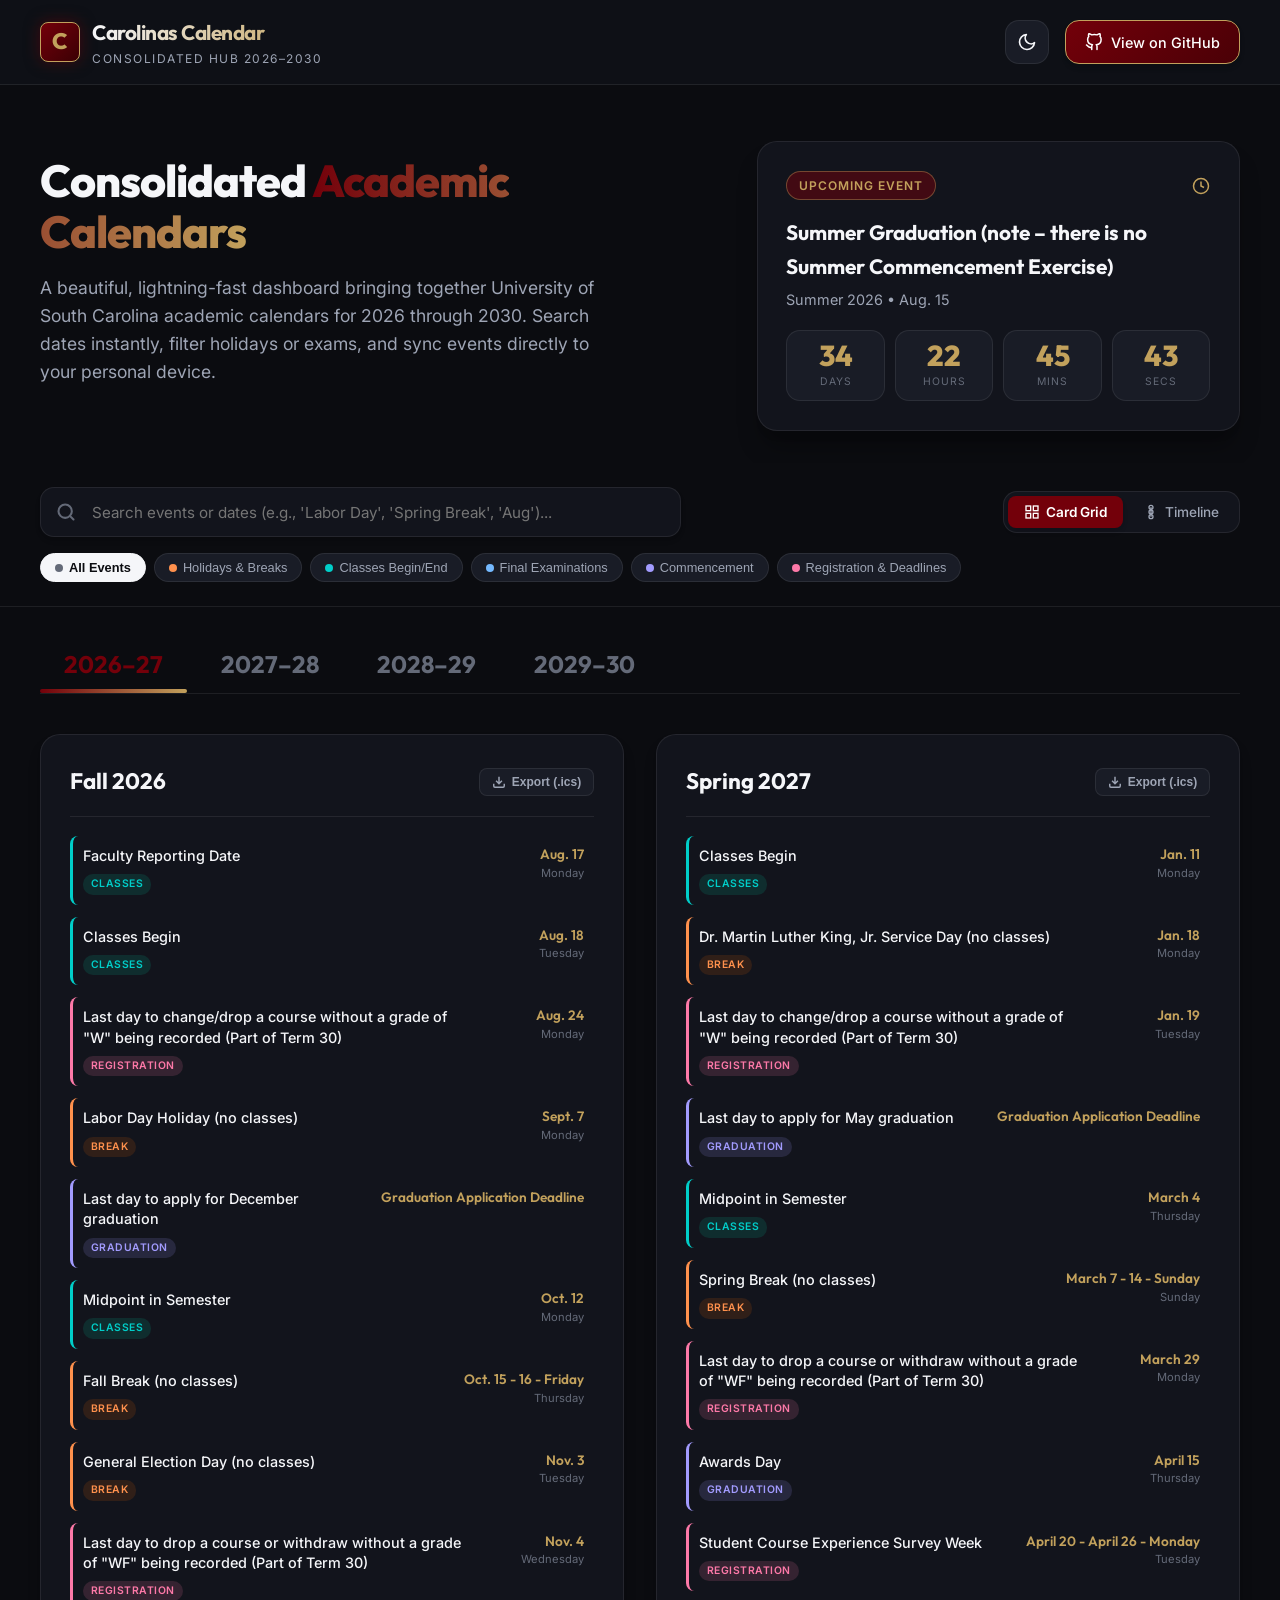
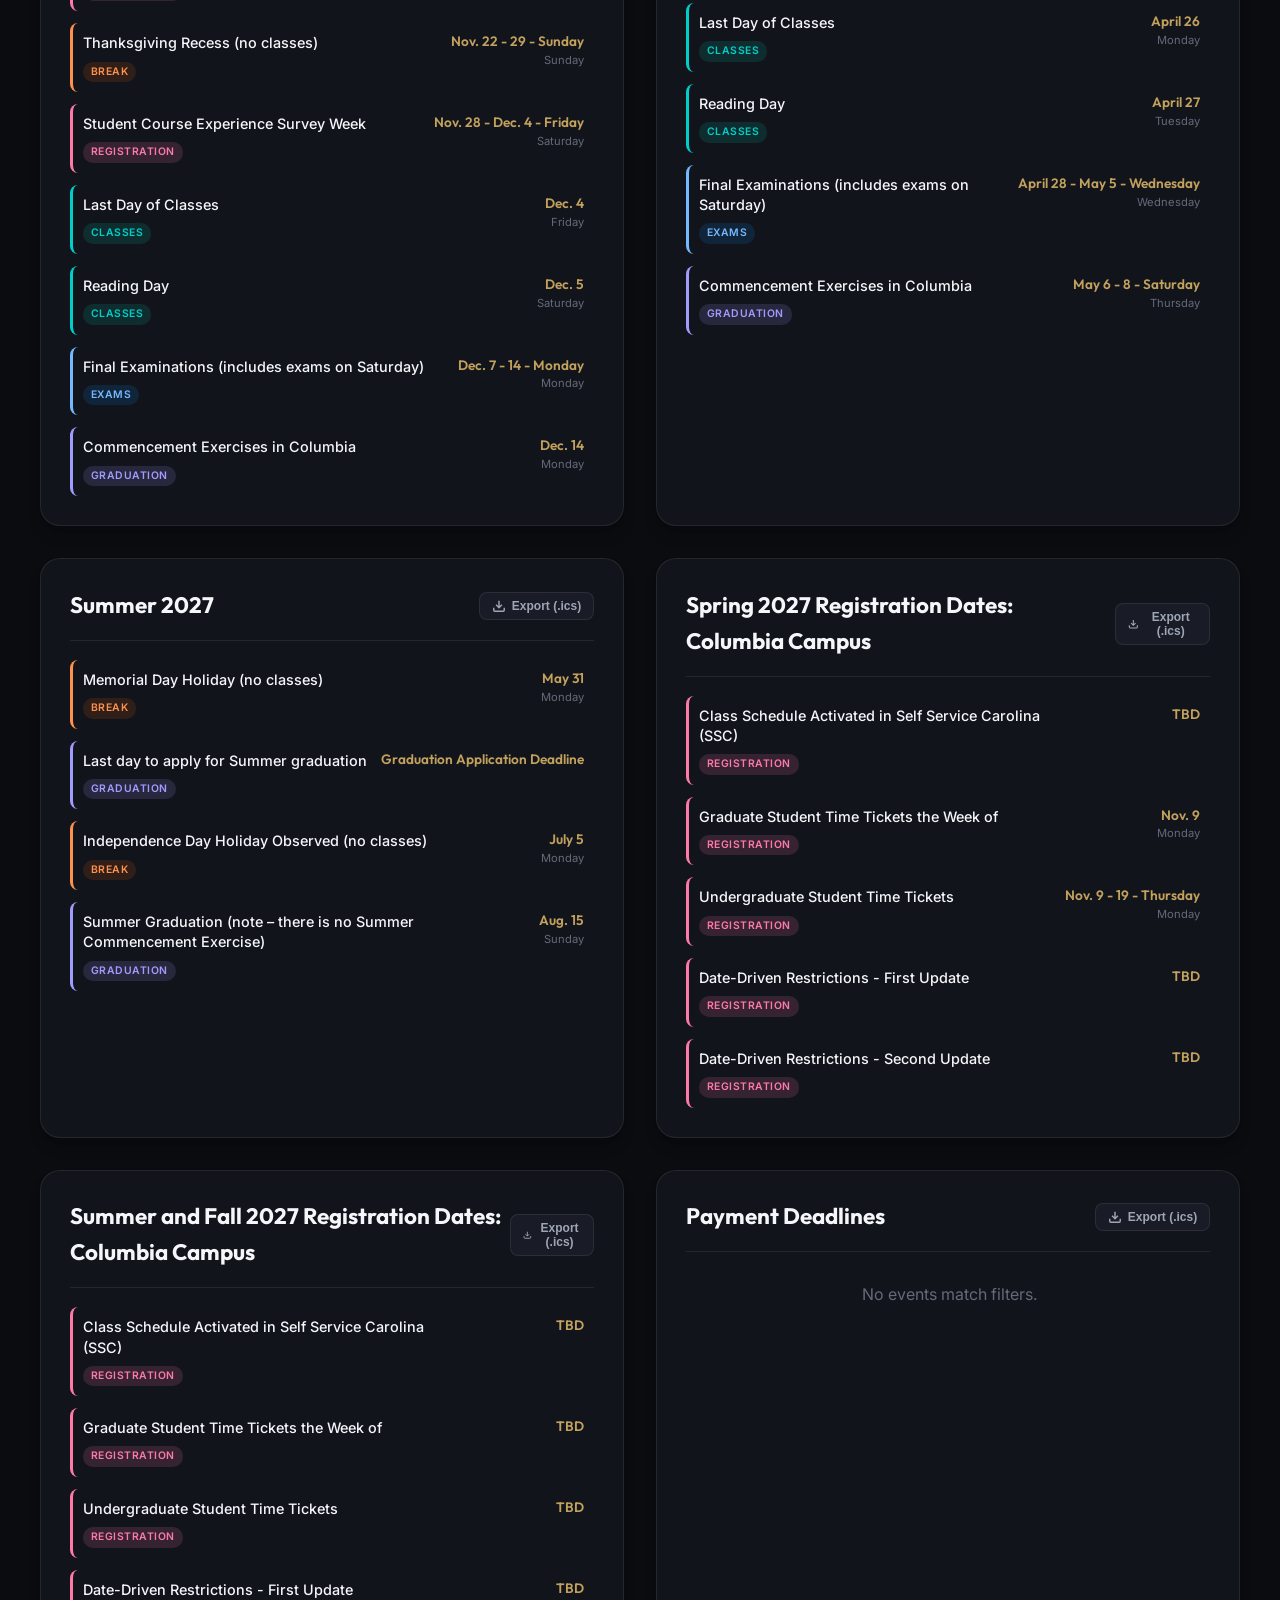
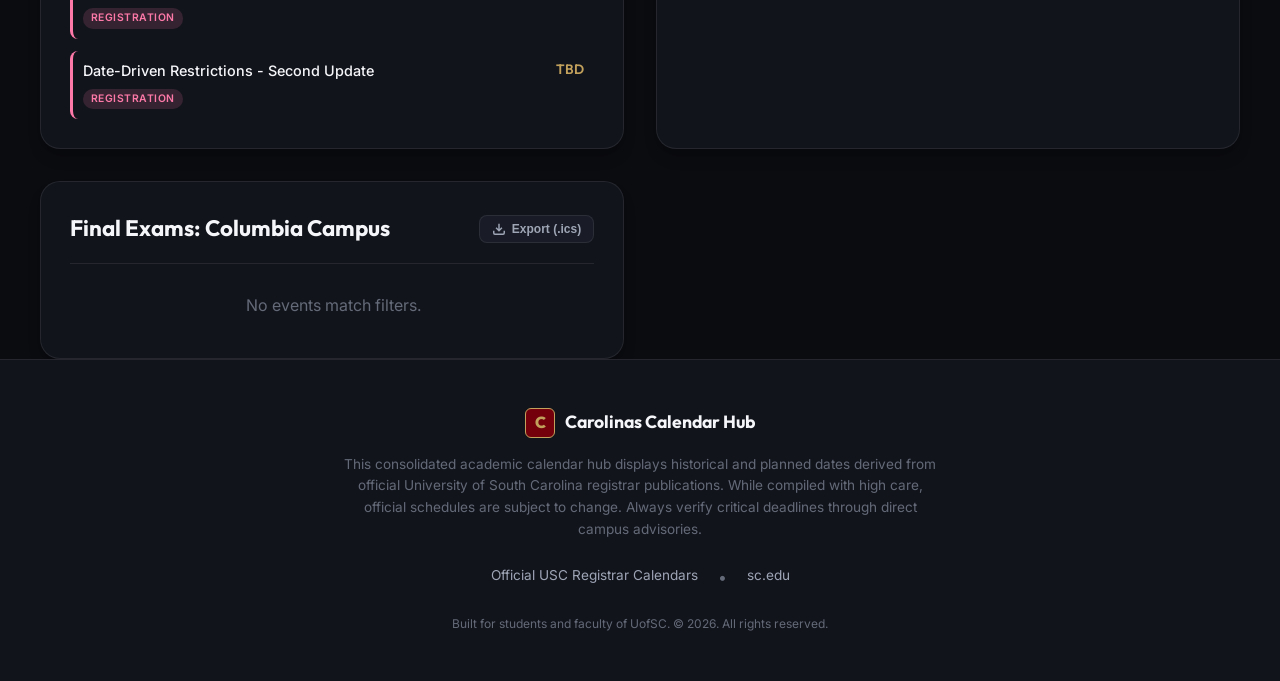
<file: index.html>
<!DOCTYPE html>
<html lang="en">
<head>
  <meta charset="UTF-8">
  <meta http-equiv="X-UA-Compatible" content="IE=edge">
  <meta name="viewport" content="width=device-width, initial-scale=1.0">
  
  <!-- SEO Meta Tags -->
  <title>USC Consolidated Academic Calendar Hub (2026-2030) | University of South Carolina</title>
  <meta name="description" content="Access the consolidated, official academic calendars of the University of South Carolina (UofSC) from 2026 to 2030. Search events, filter breaks, exams, registration dates, and export semesters directly to Google or Apple Calendar (iCal).">
  <meta name="keywords" content="University of South Carolina, USC, UofSC, Academic Calendar, 2026, 2027, 2028, 2029, 2030, Registrar, Fall, Spring, Summer, Holidays, Exams, Commencement">
  <meta name="author" content="Antigravity Developer Pair">
  
  <!-- Open Graph / Social Media -->
  <meta property="og:type" content="website">
  <meta property="og:title" content="Consolidated UofSC Academic Calendar (2026–2030)">
  <meta property="og:description" content="Consolidated, searchable, and exportable academic calendars for the University of South Carolina from 2026 to 2030. Single-page view with live countdowns.">
  <meta property="og:image" content="https://sc.edu/_global_resources/images/usc-shield.jpg">
  
  <!-- Favicon -->
  <link rel="icon" type="image/png" href="https://sc.edu/favicon.ico">

  <!-- Style Sheets -->
  <link rel="stylesheet" href="site.css">
</head>
<body>

  <!-- Header -->
  <header>
    <div class="container header-inner">
      <div class="logo-group">
        <div class="logo-symbol">C</div>
        <div class="logo-text">
          <h1>Carolinas Calendar</h1>
          <span>Consolidated Hub 2026–2030</span>
        </div>
      </div>
      
      <div class="header-controls">
        <!-- Theme Toggle Button -->
        <button id="themeToggle" class="theme-btn" title="Toggle Theme" aria-label="Toggle Theme">
          <!-- Moon Icon (Dark Mode) -->
          <svg class="moon-icon" viewBox="0 0 24 24" fill="none" stroke="currentColor" stroke-width="2" stroke-linecap="round" stroke-linejoin="round">
            <path d="M21 12.79A9 9 0 1 1 11.21 3 7 7 0 0 0 21 12.79z"></path>
          </svg>
          <!-- Sun Icon (Light Mode) -->
          <svg class="sun-icon" viewBox="0 0 24 24" fill="none" stroke="currentColor" stroke-width="2" stroke-linecap="round" stroke-linejoin="round">
            <circle cx="12" cy="12" r="5"></circle>
            <line x1="12" y1="1" x2="12" y2="3"></line>
            <line x1="12" y1="21" x2="12" y2="23"></line>
            <line x1="4.22" y1="4.22" x2="5.64" y2="5.64"></line>
            <line x1="18.36" y1="18.36" x2="19.78" y2="19.78"></line>
            <line x1="1" y1="12" x2="3" y2="12"></line>
            <line x1="21" y1="12" x2="23" y2="12"></line>
            <line x1="4.22" y1="19.78" x2="5.64" y2="18.36"></line>
            <line x1="18.36" y1="5.64" x2="19.78" y2="4.22"></line>
          </svg>
        </button>

        <!-- GitHub Repository Button -->
        <a id="githubBtn" href="#" target="_blank" class="github-link" rel="noopener noreferrer">
          <svg viewBox="0 0 24 24" width="18" height="18" stroke="currentColor" stroke-width="2" fill="none" stroke-linecap="round" stroke-linejoin="round">
            <path d="M9 19c-5 1.5-5-2.5-7-3m14 6v-3.87a3.37 3.37 0 0 0-.94-2.61c3.14-.35 6.44-1.54 6.44-7A5.44 5.44 0 0 0 20 4.77 5.07 5.07 0 0 0 19.91 1S18.73.65 16 2.48a13.38 13.38 0 0 0-7 0C6.27.65 5.09 1 5.09 1A5.07 5.07 0 0 0 5 4.77a5.44 5.44 0 0 0-1.5 3.78c0 5.42 3.3 6.61 6.44 7A3.37 3.37 0 0 0 9 18.13V22"></path>
          </svg>
          <span>View on GitHub</span>
        </a>
      </div>
    </div>
  </header>

  <!-- Hero & Countdown Card -->
  <section class="hero-section">
    <div class="container hero-grid">
      <div class="hero-content">
        <h2>Consolidated <span>Academic Calendars</span></h2>
        <p>A beautiful, lightning-fast dashboard bringing together University of South Carolina academic calendars for 2026 through 2030. Search dates instantly, filter holidays or exams, and sync events directly to your personal device.</p>
      </div>
      
      <!-- Countdown Panel -->
      <div class="countdown-card">
        <div class="countdown-card-inner">
          <div class="countdown-header">
            <span class="countdown-badge">Upcoming Event</span>
            <svg viewBox="0 0 24 24" width="18" height="18" stroke="var(--brand-gold)" stroke-width="2" fill="none"><circle cx="12" cy="12" r="10"/><polyline points="12 6 12 12 16 14"/></svg>
          </div>
          <h3 id="countdownTarget" class="countdown-target">Loading upcoming event...</h3>
          <div id="countdownDate" class="countdown-date">---</div>
          
          <!-- Timer Ticker -->
          <div class="countdown-timer">
            <div class="timer-box">
              <div id="timerDays" class="timer-num">00</div>
              <div class="timer-label">Days</div>
            </div>
            <div class="timer-box">
              <div id="timerHours" class="timer-num">00</div>
              <div class="timer-label">Hours</div>
            </div>
            <div class="timer-box">
              <div id="timerMinutes" class="timer-num">00</div>
              <div class="timer-label">Mins</div>
            </div>
            <div class="timer-box">
              <div id="timerSeconds" class="timer-num">00</div>
              <div class="timer-label">Secs</div>
            </div>
          </div>
        </div>
      </div>
    </div>
  </section>

  <!-- Interactive Sticky Toolbar (Search, Filter, View Toggles) -->
  <section class="toolbar-section">
    <div class="container">
      <div class="toolbar-grid">
        <!-- Search -->
        <div class="search-box">
          <input type="text" id="searchInput" class="search-input" placeholder="Search events or dates (e.g., 'Labor Day', 'Spring Break', 'Aug')...">
          <svg viewBox="0 0 24 24" fill="none" stroke="currentColor" stroke-width="2.5" stroke-linecap="round" stroke-linejoin="round">
            <circle cx="11" cy="11" r="8"></circle>
            <line x1="21" y1="21" x2="16.65" y2="16.65"></line>
          </svg>
        </div>
        
        <!-- View and Layout Mode -->
        <div class="view-controls">
          <div class="pill-group">
            <button class="pill-btn active" data-view="grid" title="Card Layout">
              <svg viewBox="0 0 24 24" fill="none" stroke="currentColor" stroke-width="2"><rect x="3" y="3" width="7" height="7"/><rect x="14" y="3" width="7" height="7"/><rect x="14" y="14" width="7" height="7"/><rect x="3" y="14" width="7" height="7"/></svg>
              Card Grid
            </button>
            <button class="pill-btn" data-view="timeline" title="Chronological Timeline">
              <svg viewBox="0 0 24 24" fill="none" stroke="currentColor" stroke-width="2"><line x1="12" y1="5" x2="12" y2="19"/><circle cx="12" cy="5" r="3"/><circle cx="12" cy="12" r="3"/><circle cx="12" cy="19" r="3"/></svg>
              Timeline
            </button>
          </div>
        </div>
      </div>
      
      <!-- Category Chips -->
      <div class="filter-tags">
        <button class="tag-btn active" data-category="all">All Events</button>
        <button class="tag-btn" data-category="break" data-category-color="var(--badge-break-text)">Holidays & Breaks</button>
        <button class="tag-btn" data-category="classes">Classes Begin/End</button>
        <button class="tag-btn" data-category="exams">Final Examinations</button>
        <button class="tag-btn" data-category="graduation">Commencement</button>
        <button class="tag-btn" data-category="registration">Registration & Deadlines</button>
      </div>
    </div>
  </section>

  <!-- Large Year Selector & Calendar Panels -->
  <main class="container">
    <div class="tabs-section">
      <div id="yearTabs" class="year-tabs">
        <!-- Rendered dynamically by app.js -->
      </div>
    </div>

    <!-- Active Calendar Grid/List Panel -->
    <div id="calendarContainer" class="calendar-view-panel active">
      <!-- Rendered dynamically by app.js -->
    </div>
  </main>

  <!-- Footer -->
  <footer>
    <div class="container">
      <div class="footer-logo">
        <div class="footer-logo-symbol">C</div>
        <h3>Carolinas Calendar Hub</h3>
      </div>
      <p class="footer-text">
        This consolidated academic calendar hub displays historical and planned dates derived from official University of South Carolina registrar publications. While compiled with high care, official schedules are subject to change. Always verify critical deadlines through direct campus advisories.
      </p>
      <div class="footer-links">
        <a href="https://sc.edu/about/offices_and_divisions/registrar/academic_calendars/index.php" target="_blank" class="footer-link" rel="noopener noreferrer">Official USC Registrar Calendars</a>
        <span style="color:var(--text-muted)">•</span>
        <a href="https://sc.edu" target="_blank" class="footer-link" rel="noopener noreferrer">sc.edu</a>
      </div>
      <p style="color:var(--text-muted); font-size:0.75rem;">
        Built for students and faculty of UofSC. © 2026. All rights reserved.
      </p>
    </div>
  </footer>

  <!-- Notification Alerts (Toasts) -->
  <div id="toastContainer" class="toast-container"></div>

  <!-- Scripts -->
  <script src="data.js"></script>
  <script src="app.js"></script>
</body>
</html>
</file>
<file: site.css>
/* -------------------------------------------------------------
   Carolinas Calendar Hub - Premium Academic Calendar Stylesheet
   University of South Carolina Consolidated Calendars (2025-2030)
   ------------------------------------------------------------- */

@import url('https://fonts.googleapis.com/css2?family=Inter:wght@300;400;500;600;700&family=Outfit:wght@400;500;600;700;800&display=swap');

:root {
  /* Colors - Sleek Dark Mode (Default) */
  --bg-primary: #0b0c10;
  --bg-secondary: #12141c;
  --bg-tertiary: #191c26;
  --bg-card: rgba(18, 20, 28, 0.7);
  --border-color: rgba(255, 255, 255, 0.08);
  --border-focus: rgba(115, 0, 10, 0.4);
  
  --text-primary: #f5f6f9;
  --text-secondary: #9ea5b5;
  --text-muted: #646a78;
  
  /* Brand Colors - UofSC Signature Garnet & Collegiate Gold */
  --brand-garnet: #73000a;
  --brand-garnet-hover: #8c000f;
  --brand-garnet-glow: rgba(115, 0, 10, 0.5);
  --brand-gold: #c2a15c;
  --brand-gold-hover: #d6ad60;
  --brand-gold-glow: rgba(194, 161, 92, 0.3);
  
  /* Category Badge Colors (Dark) */
  --badge-break-bg: rgba(220, 95, 0, 0.15);
  --badge-break-text: #ff914d;
  --badge-class-bg: rgba(0, 184, 148, 0.15);
  --badge-class-text: #00cec9;
  --badge-exam-bg: rgba(9, 132, 227, 0.15);
  --badge-exam-text: #74b9ff;
  --badge-grad-bg: rgba(162, 155, 254, 0.15);
  --badge-grad-text: #a29bfe;
  --badge-reg-bg: rgba(253, 121, 168, 0.15);
  --badge-reg-text: #fd79a8;
  
  /* Utilities */
  --font-title: 'Outfit', -apple-system, BlinkMacSystemFont, "Segoe UI", Roboto, sans-serif;
  --font-body: 'Inter', -apple-system, BlinkMacSystemFont, "Segoe UI", Roboto, sans-serif;
  --radius-sm: 8px;
  --radius-md: 14px;
  --radius-lg: 20px;
  --shadow-sm: 0 4px 6px -1px rgba(0, 0, 0, 0.1), 0 2px 4px -1px rgba(0, 0, 0, 0.06);
  --shadow-md: 0 10px 15px -3px rgba(0, 0, 0, 0.2), 0 4px 6px -2px rgba(0, 0, 0, 0.05);
  --shadow-lg: 0 20px 25px -5px rgba(0, 0, 0, 0.3), 0 10px 10px -5px rgba(0, 0, 0, 0.04);
  --transition: all 0.3s cubic-bezier(0.4, 0, 0.2, 1);
  --transition-fast: all 0.15s ease;
  --glass-bg: rgba(18, 20, 28, 0.6);
  --glass-blur: blur(16px);
}

/* Light Mode Variables Override */
body.light-mode {
  --bg-primary: #faf9f6;
  --bg-secondary: #ffffff;
  --bg-tertiary: #f0ede6;
  --bg-card: rgba(255, 255, 255, 0.8);
  --border-color: rgba(0, 0, 0, 0.08);
  --border-focus: rgba(115, 0, 10, 0.2);
  
  --text-primary: #17181c;
  --text-secondary: #4e525a;
  --text-muted: #828793;
  
  --brand-garnet: #73000a;
  --brand-garnet-hover: #500006;
  --brand-garnet-glow: rgba(115, 0, 10, 0.15);
  --brand-gold: #b3924e;
  --brand-gold-hover: #9c7b3e;
  --brand-gold-glow: rgba(179, 146, 78, 0.15);
  
  /* Category Badge Colors (Light) */
  --badge-break-bg: rgba(220, 95, 0, 0.1);
  --badge-break-text: #c04e00;
  --badge-class-bg: rgba(0, 148, 118, 0.1);
  --badge-class-text: #007d65;
  --badge-exam-bg: rgba(9, 100, 200, 0.1);
  --badge-exam-text: #055aa6;
  --badge-grad-bg: rgba(100, 55, 254, 0.1);
  --badge-grad-text: #4e2de3;
  --badge-reg-bg: rgba(200, 21, 118, 0.1);
  --badge-reg-text: #b31067;
  
  --glass-bg: rgba(255, 255, 255, 0.7);
  --shadow-sm: 0 2px 4px rgba(0, 0, 0, 0.04);
  --shadow-md: 0 6px 12px rgba(115, 0, 10, 0.05);
  --shadow-lg: 0 15px 30px rgba(115, 0, 10, 0.08);
}

/* -------------------------------------------------------------
   Base Resets & Scrollbars
   ------------------------------------------------------------- */
* {
  box-sizing: border-box;
  margin: 0;
  padding: 0;
}

html {
  scroll-behavior: smooth;
  font-family: var(--font-body);
}

body {
  background-color: var(--bg-primary);
  color: var(--text-primary);
  min-height: 100vh;
  display: flex;
  flex-direction: column;
  overflow-x: hidden;
  transition: background-color 0.4s ease, color 0.4s ease;
  line-height: 1.6;
}

::-webkit-scrollbar {
  width: 10px;
  height: 10px;
}

::-webkit-scrollbar-track {
  background: var(--bg-primary);
}

::-webkit-scrollbar-thumb {
  background: var(--bg-tertiary);
  border: 2px solid var(--bg-primary);
  border-radius: var(--radius-sm);
}

::-webkit-scrollbar-thumb:hover {
  background: var(--text-muted);
}

/* -------------------------------------------------------------
   Layout & Framework Container
   ------------------------------------------------------------- */
.container {
  width: 100%;
  max-width: 1440px;
  margin: 0 auto;
  padding: 0 2.5rem;
}

header {
  position: sticky;
  top: 0;
  z-index: 100;
  background: var(--glass-bg);
  backdrop-filter: var(--glass-blur);
  -webkit-backdrop-filter: var(--glass-blur);
  border-bottom: 1px solid var(--border-color);
  padding: 1rem 0;
  transition: var(--transition);
}

.header-inner {
  display: flex;
  justify-content: space-between;
  align-items: center;
}

.logo-group {
  display: flex;
  align-items: center;
  gap: 12px;
}

.logo-symbol {
  width: 40px;
  height: 40px;
  background: linear-gradient(135deg, var(--brand-garnet), #3b0004);
  border-radius: var(--radius-sm);
  display: flex;
  align-items: center;
  justify-content: center;
  font-family: var(--font-title);
  font-weight: 800;
  font-size: 1.4rem;
  color: var(--brand-gold);
  border: 1px solid var(--brand-gold);
  box-shadow: 0 0 15px var(--brand-garnet-glow);
}

.logo-text h1 {
  font-family: var(--font-title);
  font-weight: 700;
  font-size: 1.3rem;
  letter-spacing: -0.5px;
  background: linear-gradient(to right, var(--text-primary), var(--brand-gold));
  -webkit-background-clip: text;
  -webkit-text-fill-color: transparent;
}

.logo-text span {
  font-size: 0.75rem;
  color: var(--text-secondary);
  text-transform: uppercase;
  letter-spacing: 1.5px;
  display: block;
}

.header-controls {
  display: flex;
  align-items: center;
  gap: 16px;
}

/* -------------------------------------------------------------
   Premium Buttons & Theme Toggle
   ------------------------------------------------------------- */
.theme-btn {
  background: var(--bg-tertiary);
  border: 1px solid var(--border-color);
  color: var(--text-primary);
  width: 44px;
  height: 44px;
  border-radius: var(--radius-md);
  cursor: pointer;
  display: flex;
  align-items: center;
  justify-content: center;
  transition: var(--transition);
}

.theme-btn:hover {
  border-color: var(--brand-gold);
  background: var(--bg-secondary);
  color: var(--brand-gold);
  box-shadow: 0 0 10px var(--brand-gold-glow);
}

.theme-btn svg {
  width: 20px;
  height: 20px;
}

.theme-btn .sun-icon {
  display: none;
}

body.light-mode .theme-btn .moon-icon {
  display: none;
}

body.light-mode .theme-btn .sun-icon {
  display: block;
}

.github-link {
  background: linear-gradient(135deg, var(--brand-garnet), #4a0006);
  color: white;
  border: 1px solid var(--brand-gold);
  padding: 0.6rem 1.2rem;
  font-weight: 500;
  font-size: 0.9rem;
  border-radius: var(--radius-md);
  text-decoration: none;
  display: flex;
  align-items: center;
  gap: 8px;
  box-shadow: var(--shadow-sm);
  transition: var(--transition);
}

.github-link:hover {
  background: linear-gradient(135deg, #8a000a, var(--brand-garnet));
  box-shadow: 0 0 15px var(--brand-garnet-glow);
  transform: translateY(-2px);
}

/* -------------------------------------------------------------
   Hero & Countdown Section
   ------------------------------------------------------------- */
.hero-section {
  padding: 3.5rem 0 2rem 0;
  position: relative;
}

.hero-grid {
  display: grid;
  grid-template-columns: 1.4fr 1fr;
  gap: 2.5rem;
  align-items: center;
}

.hero-content h2 {
  font-family: var(--font-title);
  font-size: 2.8rem;
  font-weight: 800;
  line-height: 1.15;
  letter-spacing: -1px;
  margin-bottom: 1rem;
}

.hero-content h2 span {
  background: linear-gradient(to right, var(--brand-garnet), var(--brand-gold));
  -webkit-background-clip: text;
  -webkit-text-fill-color: transparent;
}

.hero-content p {
  color: var(--text-secondary);
  font-size: 1.1rem;
  max-width: 580px;
  margin-bottom: 2rem;
}

/* Countdown Card */
.countdown-card {
  background: var(--bg-secondary);
  border: 1px solid var(--border-color);
  border-radius: var(--radius-lg);
  padding: 1.8rem;
  box-shadow: var(--shadow-lg);
  position: relative;
  overflow: hidden;
  transition: var(--transition);
  display: flex;
  flex-direction: column;
  justify-content: space-between;
}

.countdown-card::before {
  content: '';
  position: absolute;
  top: -50%;
  right: -50%;
  width: 200px;
  height: 200px;
  background: radial-gradient(circle, var(--brand-garnet-glow) 0%, transparent 70%);
  z-index: 0;
}

.countdown-card-inner {
  position: relative;
  z-index: 1;
}

.countdown-header {
  display: flex;
  align-items: center;
  justify-content: space-between;
  margin-bottom: 1rem;
}

.countdown-badge {
  background: var(--brand-garnet-glow);
  color: var(--brand-gold);
  border: 1px solid rgba(194, 161, 92, 0.4);
  padding: 4px 12px;
  font-size: 0.75rem;
  font-weight: 600;
  text-transform: uppercase;
  letter-spacing: 1px;
  border-radius: 20px;
}

.countdown-target {
  font-family: var(--font-title);
  font-size: 1.3rem;
  font-weight: 700;
  margin-bottom: 0.3rem;
  color: var(--text-primary);
}

.countdown-date {
  font-size: 0.9rem;
  color: var(--text-secondary);
  margin-bottom: 1.2rem;
}

.countdown-timer {
  display: grid;
  grid-template-columns: repeat(4, 1fr);
  gap: 10px;
  text-align: center;
}

.timer-box {
  background: var(--bg-tertiary);
  border: 1px solid var(--border-color);
  border-radius: var(--radius-md);
  padding: 10px 5px;
}

.timer-num {
  font-family: var(--font-title);
  font-size: 1.8rem;
  font-weight: 800;
  color: var(--brand-gold);
  line-height: 1;
}

.timer-label {
  font-size: 0.65rem;
  text-transform: uppercase;
  color: var(--text-muted);
  letter-spacing: 1px;
  margin-top: 4px;
}

/* -------------------------------------------------------------
   Interactive Toolbar & Controls
   ------------------------------------------------------------- */
.toolbar-section {
  position: sticky;
  top: 76px;
  z-index: 90;
  background: var(--bg-primary);
  padding: 1.5rem 0;
  border-bottom: 1px solid var(--border-color);
  margin-bottom: 2rem;
  transition: var(--transition);
}

.toolbar-grid {
  display: grid;
  grid-template-columns: 1.2fr 1fr;
  gap: 1.5rem;
  align-items: center;
}

.search-box {
  position: relative;
}

.search-box svg {
  position: absolute;
  left: 16px;
  top: 50%;
  transform: translateY(-50%);
  width: 20px;
  height: 20px;
  color: var(--text-muted);
  transition: var(--transition);
}

.search-input {
  width: 100%;
  background: var(--bg-secondary);
  border: 1px solid var(--border-color);
  border-radius: var(--radius-md);
  padding: 0.9rem 1.2rem 0.9rem 3.2rem;
  font-family: var(--font-body);
  font-size: 0.95rem;
  color: var(--text-primary);
  transition: var(--transition);
  box-shadow: var(--shadow-sm);
}

.search-input:focus {
  outline: none;
  border-color: var(--brand-garnet);
  box-shadow: 0 0 15px var(--brand-garnet-glow);
}

.search-input:focus + svg {
  color: var(--brand-gold);
}

.view-controls {
  display: flex;
  justify-content: flex-end;
  gap: 12px;
}

.pill-group {
  background: var(--bg-secondary);
  border: 1px solid var(--border-color);
  padding: 4px;
  border-radius: var(--radius-md);
  display: inline-flex;
  gap: 4px;
}

.pill-btn {
  background: transparent;
  border: none;
  color: var(--text-secondary);
  padding: 8px 16px;
  font-family: var(--font-body);
  font-size: 0.85rem;
  font-weight: 500;
  cursor: pointer;
  border-radius: var(--radius-sm);
  transition: var(--transition-fast);
  display: flex;
  align-items: center;
  gap: 6px;
}

.pill-btn:hover {
  color: var(--text-primary);
  background: var(--bg-tertiary);
}

.pill-btn.active {
  background: var(--brand-garnet);
  color: white;
  font-weight: 600;
  box-shadow: var(--shadow-sm);
}

.pill-btn svg {
  width: 16px;
  height: 16px;
}

/* -------------------------------------------------------------
   Category Filters Pane
   ------------------------------------------------------------- */
.filter-tags {
  display: flex;
  flex-wrap: wrap;
  gap: 8px;
  margin-top: 1rem;
}

.tag-btn {
  background: var(--bg-tertiary);
  border: 1px solid var(--border-color);
  color: var(--text-secondary);
  padding: 6px 14px;
  border-radius: 20px;
  font-size: 0.8rem;
  font-weight: 500;
  cursor: pointer;
  transition: var(--transition-fast);
  display: flex;
  align-items: center;
  gap: 6px;
}

.tag-btn:hover {
  border-color: var(--text-secondary);
  color: var(--text-primary);
}

.tag-btn.active {
  background: var(--text-primary);
  color: var(--bg-primary);
  border-color: var(--text-primary);
  font-weight: 600;
}

.tag-btn::before {
  content: '';
  width: 8px;
  height: 8px;
  border-radius: 50%;
  display: inline-block;
  background-color: var(--tag-color, var(--text-muted));
}

.tag-btn[data-category="break"] { --tag-color: var(--badge-break-text); }
.tag-btn[data-category="classes"] { --tag-color: var(--badge-class-text); }
.tag-btn[data-category="exams"] { --tag-color: var(--badge-exam-text); }
.tag-btn[data-category="graduation"] { --tag-color: var(--badge-grad-text); }
.tag-btn[data-category="registration"] { --tag-color: var(--badge-reg-text); }

/* -------------------------------------------------------------
   Academic Year Selectors (Large Navigation Tabs)
   ------------------------------------------------------------- */
.tabs-section {
  margin-bottom: 2.5rem;
}

.year-tabs {
  display: flex;
  gap: 10px;
  border-bottom: 1px solid var(--border-color);
  overflow-x: auto;
  padding-bottom: 4px;
}

.year-tab {
  background: transparent;
  border: none;
  color: var(--text-muted);
  font-family: var(--font-title);
  font-size: 1.5rem;
  font-weight: 700;
  padding: 10px 24px;
  cursor: pointer;
  transition: var(--transition);
  position: relative;
  white-space: nowrap;
}

.year-tab:hover {
  color: var(--text-primary);
}

.year-tab.active {
  color: var(--brand-garnet);
}

body.light-mode .year-tab.active {
  color: var(--brand-garnet);
}

.year-tab.active::after {
  content: '';
  position: absolute;
  bottom: -4px;
  left: 0;
  right: 0;
  height: 4px;
  background: linear-gradient(to right, var(--brand-garnet), var(--brand-gold));
  border-radius: 4px;
}

/* -------------------------------------------------------------
   Grid View: Semester Cards Layout
   ------------------------------------------------------------- */
.calendar-view-panel {
  display: none;
}

.calendar-view-panel.active {
  display: block;
}

.semesters-grid {
  display: grid;
  grid-template-columns: repeat(auto-fit, minmax(380px, 1fr));
  gap: 2rem;
}

.semester-card {
  background: var(--bg-secondary);
  border: 1px solid var(--border-color);
  border-radius: var(--radius-lg);
  padding: 1.8rem;
  box-shadow: var(--shadow-md);
  transition: var(--transition);
  display: flex;
  flex-direction: column;
}

.semester-card:hover {
  border-color: var(--border-focus);
  box-shadow: var(--shadow-lg);
  transform: translateY(-3px);
}

.semester-card-header {
  display: flex;
  justify-content: space-between;
  align-items: center;
  border-bottom: 1px solid var(--border-color);
  padding-bottom: 1rem;
  margin-bottom: 1.2rem;
}

.semester-title {
  font-family: var(--font-title);
  font-size: 1.4rem;
  font-weight: 700;
  color: var(--text-primary);
}

.semester-card-actions {
  display: flex;
  gap: 8px;
}

.export-btn {
  background: var(--bg-tertiary);
  border: 1px solid var(--border-color);
  color: var(--text-secondary);
  padding: 6px 12px;
  border-radius: var(--radius-sm);
  font-size: 0.75rem;
  font-weight: 600;
  cursor: pointer;
  display: flex;
  align-items: center;
  gap: 6px;
  transition: var(--transition-fast);
}

.export-btn:hover {
  background: var(--brand-garnet-glow);
  color: var(--brand-gold);
  border-color: rgba(194, 161, 92, 0.4);
}

/* Events Table / List styling inside card */
.events-list {
  display: flex;
  flex-direction: column;
  gap: 12px;
  flex-grow: 1;
}

.event-row {
  display: flex;
  justify-content: space-between;
  align-items: flex-start;
  padding: 10px;
  border-radius: var(--radius-sm);
  transition: var(--transition-fast);
  border-left: 3px solid transparent;
  position: relative;
}

.event-row:hover {
  background: var(--bg-tertiary);
  border-left-color: var(--brand-gold);
}

.event-detail {
  flex: 1;
  padding-right: 12px;
}

.event-name {
  font-size: 0.9rem;
  font-weight: 500;
  color: var(--text-primary);
  margin-bottom: 3px;
  line-height: 1.4;
}

.event-badge {
  display: inline-block;
  font-size: 0.65rem;
  font-weight: 600;
  padding: 2px 8px;
  border-radius: 10px;
  text-transform: uppercase;
  letter-spacing: 0.5px;
}

/* Categories Badge Override */
.event-row.cat-break { border-left-color: var(--badge-break-text); }
.event-row.cat-break .event-badge { background: var(--badge-break-bg); color: var(--badge-break-text); }

.event-row.cat-classes { border-left-color: var(--badge-class-text); }
.event-row.cat-classes .event-badge { background: var(--badge-class-bg); color: var(--badge-class-text); }

.event-row.cat-exams { border-left-color: var(--badge-exam-text); }
.event-row.cat-exams .event-badge { background: var(--badge-exam-bg); color: var(--badge-exam-text); }

.event-row.cat-graduation { border-left-color: var(--badge-grad-text); }
.event-row.cat-graduation .event-badge { background: var(--badge-grad-bg); color: var(--badge-grad-text); }

.event-row.cat-registration { border-left-color: var(--badge-reg-text); }
.event-row.cat-registration .event-badge { background: var(--badge-reg-bg); color: var(--badge-reg-text); }

.event-date-col {
  text-align: right;
  min-width: 110px;
  font-family: var(--font-title);
  font-size: 0.85rem;
  font-weight: 600;
  color: var(--brand-gold);
  line-height: 1.3;
}

.event-weekday {
  display: block;
  font-size: 0.7rem;
  color: var(--text-muted);
  font-family: var(--font-body);
  font-weight: 400;
  margin-top: 2px;
}

.row-actions {
  opacity: 0;
  position: absolute;
  right: 10px;
  top: 50%;
  transform: translateY(-50%);
  display: flex;
  gap: 4px;
  background: var(--bg-tertiary);
  padding: 4px;
  border-radius: var(--radius-sm);
  box-shadow: var(--shadow-sm);
  transition: var(--transition-fast);
}

.event-row:hover .row-actions {
  opacity: 1;
}

.row-action-btn {
  background: transparent;
  border: none;
  color: var(--text-secondary);
  cursor: pointer;
  width: 24px;
  height: 24px;
  border-radius: 4px;
  display: flex;
  align-items: center;
  justify-content: center;
}

.row-action-btn:hover {
  color: var(--brand-gold);
  background: var(--bg-secondary);
}

.row-action-btn svg {
  width: 14px;
  height: 14px;
}

/* -------------------------------------------------------------
   Timeline View Layout
   ------------------------------------------------------------- */
.timeline-container {
  position: relative;
  max-width: 800px;
  margin: 0 auto;
  padding: 2rem 0;
}

.timeline-container::before {
  content: '';
  position: absolute;
  left: 20px;
  top: 0;
  bottom: 0;
  width: 2px;
  background: linear-gradient(to bottom, var(--brand-garnet), var(--brand-gold), transparent);
}

.timeline-item {
  position: relative;
  padding-left: 50px;
  margin-bottom: 2rem;
  transition: var(--transition);
}

.timeline-badge {
  position: absolute;
  left: 11px;
  top: 5px;
  width: 20px;
  height: 20px;
  border-radius: 50%;
  background: var(--bg-primary);
  border: 3px solid var(--brand-gold);
  z-index: 1;
  transition: var(--transition);
}

.timeline-item:hover .timeline-badge {
  background: var(--brand-gold);
  transform: scale(1.2);
}

.timeline-content {
  background: var(--bg-secondary);
  border: 1px solid var(--border-color);
  border-radius: var(--radius-md);
  padding: 1.2rem;
  box-shadow: var(--shadow-sm);
  display: flex;
  justify-content: space-between;
  align-items: center;
  gap: 1.5rem;
}

.timeline-content:hover {
  border-color: var(--brand-gold);
}

.timeline-info {
  flex-grow: 1;
}

.timeline-meta {
  display: flex;
  align-items: center;
  gap: 8px;
  margin-bottom: 6px;
}

.timeline-term {
  font-size: 0.75rem;
  text-transform: uppercase;
  color: var(--text-muted);
  font-weight: 600;
  letter-spacing: 0.5px;
}

.timeline-date {
  font-family: var(--font-title);
  font-size: 1.1rem;
  font-weight: 700;
  color: var(--brand-gold);
}

/* -------------------------------------------------------------
   Interactive search results popup / modal
   ------------------------------------------------------------- */
.search-results-info {
  margin-bottom: 1.5rem;
  font-size: 0.95rem;
  color: var(--text-secondary);
}

.search-results-info span {
  font-weight: 600;
  color: var(--brand-gold);
}

/* -------------------------------------------------------------
   Toast Alerts
   ------------------------------------------------------------- */
.toast-container {
  position: fixed;
  bottom: 24px;
  right: 24px;
  z-index: 1000;
  display: flex;
  flex-direction: column;
  gap: 10px;
}

.toast {
  background: var(--bg-secondary);
  border: 1px solid var(--brand-gold);
  color: var(--text-primary);
  padding: 12px 20px;
  border-radius: var(--radius-md);
  box-shadow: var(--shadow-lg);
  display: flex;
  align-items: center;
  gap: 10px;
  transform: translateY(100px);
  opacity: 0;
  transition: var(--transition);
  font-size: 0.85rem;
}

.toast.show {
  transform: translateY(0);
  opacity: 1;
}

.toast-success-icon {
  color: var(--brand-gold);
  width: 18px;
  height: 18px;
}

/* -------------------------------------------------------------
   Footer Styles
   ------------------------------------------------------------- */
footer {
  margin-top: auto;
  padding: 3rem 0;
  background: var(--bg-secondary);
  border-top: 1px solid var(--border-color);
  text-align: center;
}

.footer-logo {
  display: inline-flex;
  align-items: center;
  gap: 10px;
  margin-bottom: 1rem;
}

.footer-logo-symbol {
  width: 30px;
  height: 30px;
  background: var(--brand-garnet);
  color: var(--brand-gold);
  border: 1px solid var(--brand-gold);
  border-radius: 6px;
  display: flex;
  align-items: center;
  justify-content: center;
  font-family: var(--font-title);
  font-weight: 800;
}

.footer-logo h3 {
  font-family: var(--font-title);
  font-size: 1.1rem;
  font-weight: 700;
}

.footer-text {
  color: var(--text-muted);
  font-size: 0.85rem;
  max-width: 600px;
  margin: 0 auto 1.5rem auto;
}

.footer-links {
  display: flex;
  justify-content: center;
  gap: 20px;
  margin-bottom: 1.5rem;
}

.footer-link {
  color: var(--text-secondary);
  text-decoration: none;
  font-size: 0.85rem;
  transition: var(--transition-fast);
}

.footer-link:hover {
  color: var(--brand-gold);
}

/* -------------------------------------------------------------
   Media Queries
   ------------------------------------------------------------- */
@media (max-width: 1024px) {
  .hero-grid {
    grid-template-columns: 1fr;
    gap: 2rem;
  }
  
  .countdown-card {
    max-width: 500px;
  }
}

@media (max-width: 768px) {
  .container {
    padding: 0 1.5rem;
  }
  
  .hero-content h2 {
    font-size: 2.2rem;
  }
  
  .toolbar-grid {
    grid-template-columns: 1fr;
    gap: 1rem;
  }
  
  .view-controls {
    justify-content: flex-start;
  }
  
  .year-tabs {
    gap: 5px;
  }
  
  .year-tab {
    font-size: 1.2rem;
    padding: 8px 16px;
  }
  
  .semesters-grid {
    grid-template-columns: 1fr;
  }
}

@media (max-width: 480px) {
  .logo-text h1 {
    font-size: 1.1rem;
  }
  
  .header-controls {
    gap: 8px;
  }
  
  .github-link span {
    display: none;
  }
  
  .github-link {
    padding: 0.6rem;
  }
  
  .countdown-timer {
    grid-template-columns: repeat(2, 1fr);
  }
  
  .timeline-content {
    flex-direction: column;
    align-items: flex-start;
    gap: 0.5rem;
  }
}
</file>
